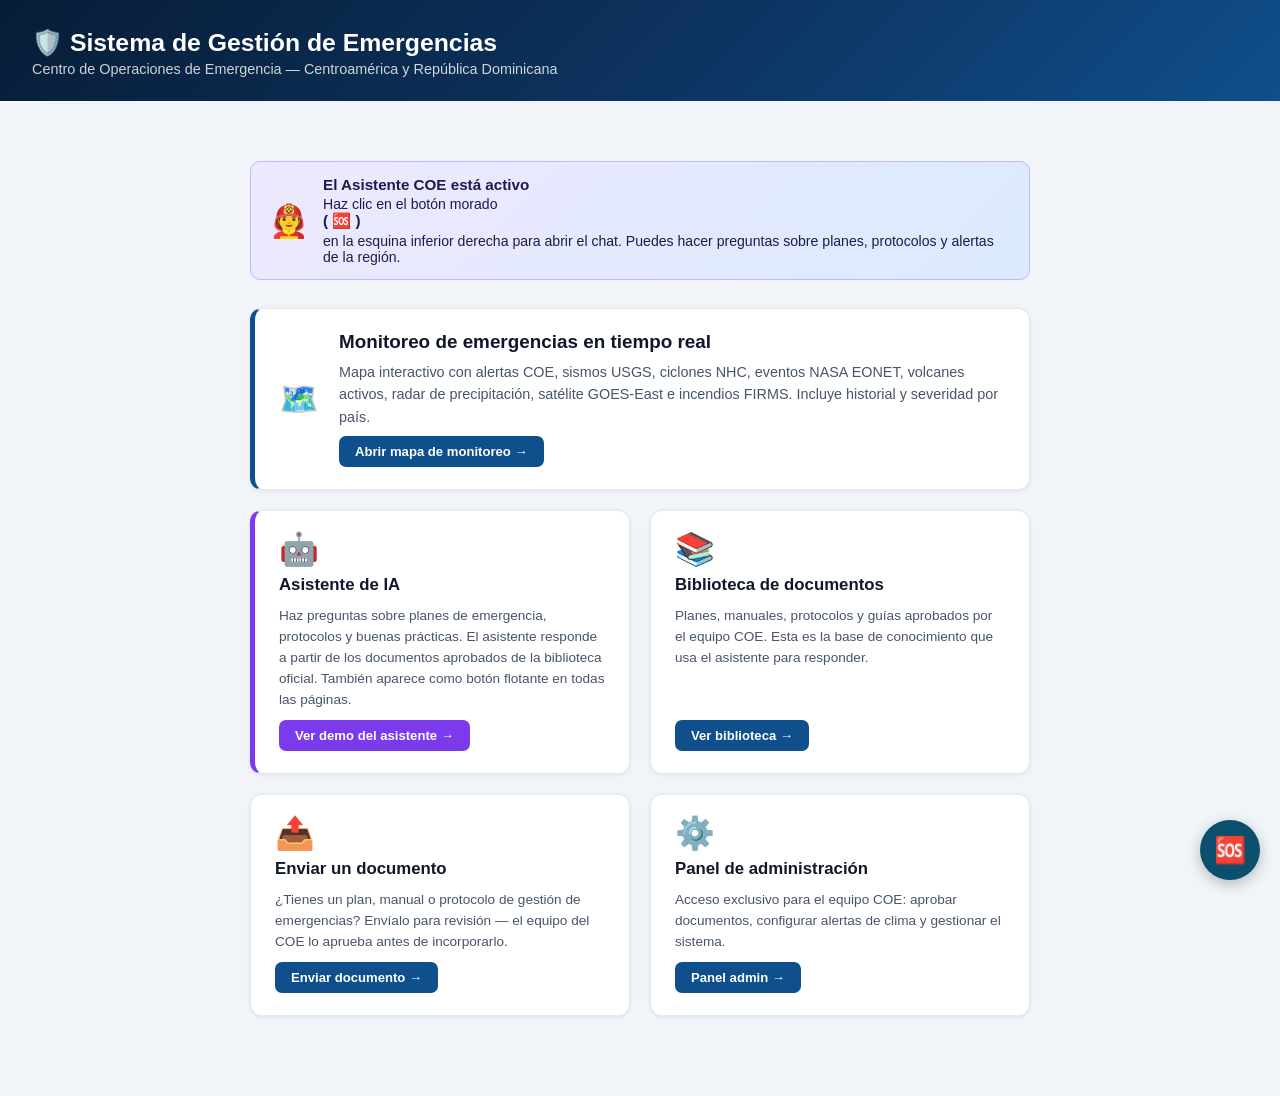
<file: index.html>
<!DOCTYPE html>
<html lang="es">
<head>
  <meta charset="UTF-8" />
  <meta name="viewport" content="width=device-width, initial-scale=1.0" />
  <title>Asistente de Gestión de Emergencias — COE Centroamérica</title>
  <link rel="stylesheet" href="widget/widget.css" />
  <style>
    *, *::before, *::after { box-sizing: border-box; margin: 0; padding: 0; }
    body {
      font-family: -apple-system, "Segoe UI", Roboto, Helvetica, Arial, sans-serif;
      background: #f1f5f9;
      color: #0f172a;
      font-size: 15px;
    }
    header {
      background: linear-gradient(135deg, #071d36 0%, #0d3461 55%, #0f4f8c 100%);
      color: #fff;
      padding: 28px 32px 24px;
    }
    header h1 { font-size: 1.55rem; font-weight: 700; margin-bottom: 4px; }
    header p  { font-size: 0.9rem; opacity: .8; }
    main { max-width: 820px; margin: 0 auto; padding: 32px 20px 80px; }

    .section-grid { display: grid; grid-template-columns: 1fr 1fr; gap: 20px; margin-top: 28px; }
    @media (max-width: 600px) { .section-grid { grid-template-columns: 1fr; } }

    .card {
      background: #fff;
      border-radius: 12px;
      padding: 22px 24px;
      box-shadow: 0 1px 4px rgba(0,0,0,.08);
      border: 1px solid #e2e8f0;
      display: flex;
      flex-direction: column;
      gap: 10px;
    }
    .card-icon { font-size: 2rem; line-height: 1; }
    .card h2   { font-size: 1.05rem; font-weight: 700; color: #0f172a; }
    .card p    { font-size: 0.85rem; color: #475569; line-height: 1.55; flex: 1; }
    .card a {
      display: inline-block;
      background: #0f4f8c;
      color: #fff;
      text-decoration: none;
      padding: 8px 16px;
      border-radius: 7px;
      font-size: 0.82rem;
      font-weight: 600;
      align-self: flex-start;
      transition: background .15s;
    }
    .card a:hover { background: #0d3461; }

    /* Tarjeta destacada — monitoreo */
    .card.card-featured {
      grid-column: 1 / -1;
      flex-direction: row;
      align-items: center;
      gap: 20px;
      border-left: 5px solid #0f4f8c;
    }
    .card.card-featured .card-body { flex: 1; display: flex; flex-direction: column; gap: 8px; }
    .card.card-featured h2 { font-size: 1.18rem; }
    .card.card-featured p  { font-size: 0.9rem; }

    /* Tarjeta del asistente (chat) */
    .card.card-chat { border-left: 5px solid #7c3aed; }
    .card.card-chat a { background: #7c3aed; }
    .card.card-chat a:hover { background: #5b21b6; }

    .chat-hint {
      background: linear-gradient(135deg, #ede9fe, #dbeafe);
      border: 1px solid #c4b5fd;
      border-radius: 10px;
      padding: 14px 18px;
      margin-top: 28px;
      display: flex;
      align-items: center;
      gap: 14px;
      font-size: 0.88rem;
      color: #1e1b4b;
    }
    .chat-hint .hint-icon { font-size: 2rem; flex-shrink: 0; }
    .chat-hint strong { display: block; font-size: 0.95rem; margin-bottom: 3px; }
  </style>
</head>
<body>
  <header>
    <h1>🛡️ Sistema de Gestión de Emergencias</h1>
    <p>Centro de Operaciones de Emergencia — Centroamérica y República Dominicana</p>
  </header>

  <main>
    <!-- Aviso del asistente -->
    <div class="chat-hint">
      <div class="hint-icon">🧑‍🚒</div>
      <div>
        <strong>El Asistente COE está activo</strong>
        Haz clic en el botón morado <strong>( 🆘 )</strong> en la esquina inferior derecha
        para abrir el chat. Puedes hacer preguntas sobre planes, protocolos y alertas de la región.
      </div>
    </div>

    <div class="section-grid">
      <!-- Monitoreo destacado -->
      <div class="card card-featured">
        <div class="card-icon">🗺️</div>
        <div class="card-body">
          <h2>Monitoreo de emergencias en tiempo real</h2>
          <p>
            Mapa interactivo con alertas COE, sismos USGS, ciclones NHC, eventos NASA EONET,
            volcanes activos, radar de precipitación, satélite GOES-East e incendios FIRMS.
            Incluye historial y severidad por país.
          </p>
          <a href="monitoreo/index.html">Abrir mapa de monitoreo →</a>
        </div>
      </div>

      <!-- Chat / asistente -->
      <div class="card card-chat">
        <div class="card-icon">🤖</div>
        <h2>Asistente de IA</h2>
        <p>
          Haz preguntas sobre planes de emergencia, protocolos y buenas prácticas.
          El asistente responde a partir de los documentos aprobados de la biblioteca oficial.
          También aparece como botón flotante en todas las páginas.
        </p>
        <a href="widget/index.html">Ver demo del asistente →</a>
      </div>

      <!-- Biblioteca -->
      <div class="card">
        <div class="card-icon">📚</div>
        <h2>Biblioteca de documentos</h2>
        <p>
          Planes, manuales, protocolos y guías aprobados por el equipo COE.
          Esta es la base de conocimiento que usa el asistente para responder.
        </p>
        <a href="biblioteca/index.html">Ver biblioteca →</a>
      </div>

      <!-- Enviar documento -->
      <div class="card">
        <div class="card-icon">📤</div>
        <h2>Enviar un documento</h2>
        <p>
          ¿Tienes un plan, manual o protocolo de gestión de emergencias?
          Envíalo para revisión — el equipo del COE lo aprueba antes de incorporarlo.
        </p>
        <a href="enviar/index.html">Enviar documento →</a>
      </div>

      <!-- Admin -->
      <div class="card">
        <div class="card-icon">⚙️</div>
        <h2>Panel de administración</h2>
        <p>
          Acceso exclusivo para el equipo COE: aprobar documentos,
          configurar alertas de clima y gestionar el sistema.
        </p>
        <a href="admin/index.html">Panel admin →</a>
      </div>
    </div>
  </main>

  <!-- Widget del asistente (botón flotante) -->
  <script
    src="widget/widget.js"
    data-supabase-url="https://rcoxwprgcwtivgdueqej.supabase.co"
    data-supabase-anon-key="sb_publishable_UhzhuMAd7l9wV2vwOiK0sg_LkM0OAje"
    data-site-key="0669c4ff33c2b16983664f97db0123c7"
    data-title="Asistente de Gestión de Emergencias COE"
  ></script>
</body>
</html>
</file>
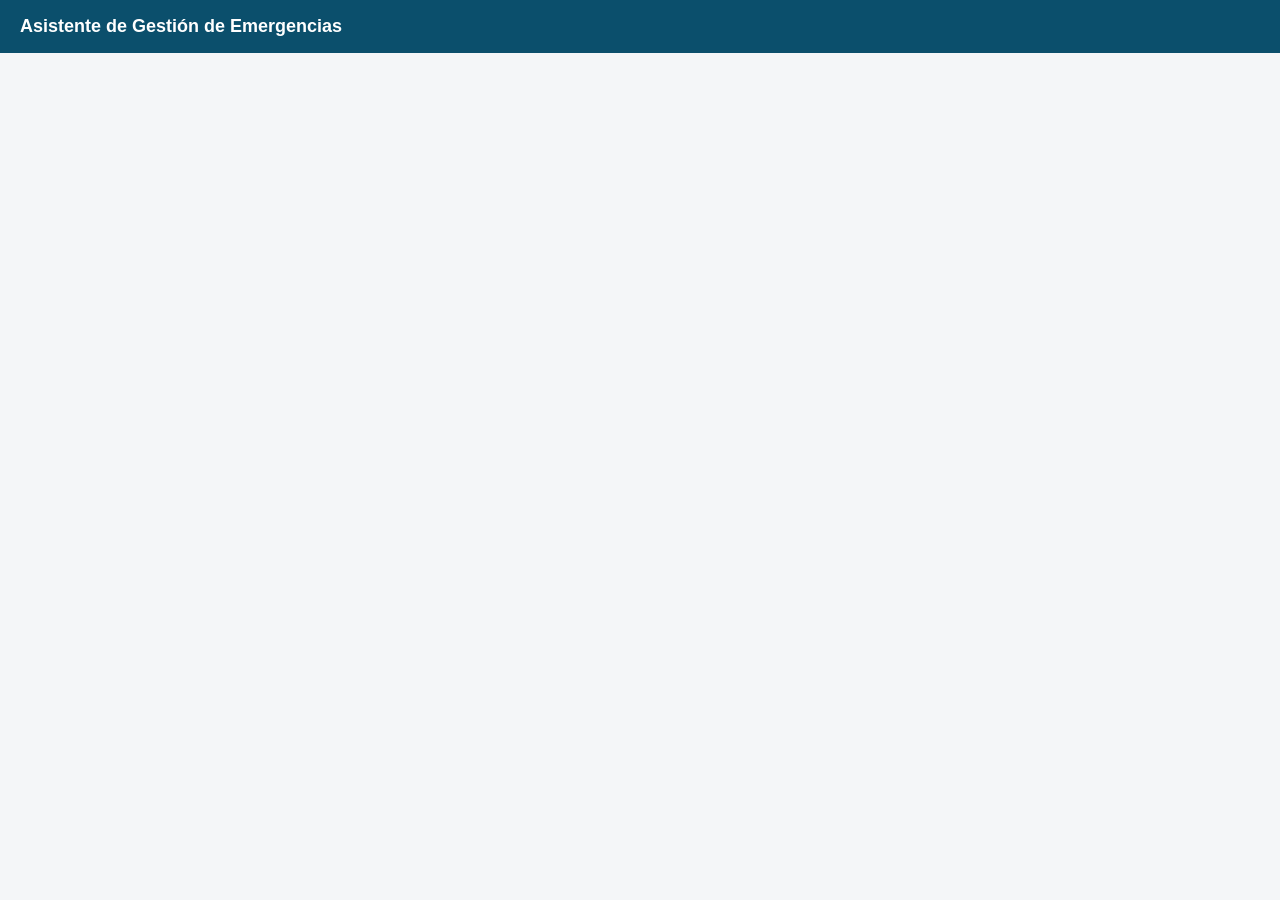
<file: admin/index.html>
<!DOCTYPE html>
<html lang="es">
<head>
  <meta charset="UTF-8" />
  <meta name="viewport" content="width=device-width, initial-scale=1.0" />
  <title>Panel de administración - Asistente de Gestión de Emergencias</title>
  <link rel="stylesheet" href="admin.css" />
</head>
<body>
  <header>
    <h1>Asistente de Gestión de Emergencias</h1>
    <button id="logout-btn" class="hidden">Cerrar sesión</button>
  </header>

  <main>
    <!-- Inicio de sesión -->
    <section id="login-section" class="card hidden">
      <h2>Iniciar sesión</h2>
      <form id="login-form">
        <label>Correo <input type="email" id="login-email" required /></label>
        <label>Contraseña <input type="password" id="login-password" required /></label>
        <button type="submit">Entrar</button>
      </form>
      <p id="login-error" class="error hidden"></p>
    </section>

    <!-- Aplicación principal -->
    <section id="app-section" class="hidden">
      <nav id="tabs">
        <button type="button" data-tab="documentos" class="tab active">Documentos</button>
        <button type="button" data-tab="bandeja" class="tab">Bandeja de entrada</button>
        <button type="button" data-tab="clima" class="tab">Clima</button>
        <button type="button" data-tab="alertas" class="tab">Alertas</button>
        <button type="button" data-tab="sitios" class="tab">Sitios / Embed</button>
      </nav>

      <!-- Documentos -->
      <div id="tab-documentos" class="tab-panel active">
        <div class="card">
          <h2>Subir documento (PDF, Word o Excel)</h2>
          <p>El archivo se indexa para el asistente y se guarda para que otros puedan descargarlo.</p>
          <div class="fields">
            <label>País de procedencia
              <select id="doc-country-origin"></select>
            </label>
            <label>País al que aplica
              <select id="doc-country-applicable"></select>
            </label>
            <label>Título del documento (opcional, si no se indica se usa el nombre del archivo)
              <input type="text" id="doc-title" placeholder="Ej: Plan Nacional de Gestión de Riesgos 2024" />
            </label>
            <label>Fecha de publicación (opcional)
              <input type="date" id="doc-pub-date" />
            </label>
            <label>Instituciones autoras/colaboradoras (opcional)
              <input type="text" id="doc-institutions" placeholder="Ej: SINAPROC, Cruz Roja, CEPREDENAC" />
            </label>
            <div class="fields-row">
              <label>Vigencia desde (año)
                <input type="number" id="doc-validity-start" min="1990" max="2100" placeholder="Ej: 2022" />
              </label>
              <label>Vigencia hasta (año)
                <input type="number" id="doc-validity-end" min="1990" max="2100" placeholder="Ej: 2030" />
              </label>
            </div>
            <label>Sección del ciclo DRM (puede marcar varias)</label>
            <div id="doc-phases" class="phases-group"></div>
            <label>Descripción breve (opcional)
              <textarea id="doc-description" rows="2" placeholder="Ej: Plan nacional de respuesta a inundaciones, edición 2024"></textarea>
            </label>
          </div>
          <label>Archivo (PDF, DOCX o XLSX)
            <input type="file" id="file-input" accept=".pdf,.docx,.xlsx,.xls" />
          </label>
          <button type="button" id="upload-btn" class="hidden">Subir e indexar</button>
          <p id="upload-status"></p>
        </div>

        <div class="card">
          <h2>Agregar texto libre o notas</h2>
          <p>
            Para agregar apuntes, resúmenes, contenido copiado de una página web u otra
            información que quieras que el asistente conozca, sin necesidad de subir un archivo.
          </p>
          <form id="text-form">
            <label>Título o nombre de la fuente
              <input type="text" id="text-title" placeholder="Ej: Notas internas de coordinación, sitio web SINAPROC…" required />
            </label>
            <label>Contenido
              <textarea id="text-content" rows="6" placeholder="Pega aquí el texto..." required></textarea>
            </label>
            <button type="submit">Agregar al asistente</button>
          </form>
        </div>

        <div class="card">
          <h2>Documentos indexados</h2>
          <table id="documents-table">
            <thead>
              <tr><th>Título / Archivo</th><th>País</th><th>Aprobación</th><th>Estado</th><th>Fecha</th><th>Acciones</th></tr>
            </thead>
            <tbody></tbody>
          </table>
        </div>
      </div>

      <!-- Bandeja de entrada -->
      <div id="tab-bandeja" class="tab-panel">
        <div class="card">
          <h2>Documentos pendientes de revisión</h2>
          <p>
            Documentos enviados por el público desde la página
            <a href="../enviar/index.html" target="_blank">Enviar un documento</a>. Apruébalos para
            que el asistente los use al responder y generar recomendaciones, o recházalos para
            eliminarlos por completo. En ambos casos, si quien lo envió dejó su correo, recibirá
            una notificación automática.
          </p>
          <p id="inbox-status" class="hint"></p>
          <div id="inbox-list"></div>
        </div>
      </div>

      <!-- Clima -->
      <div id="tab-clima" class="tab-panel">
        <div class="card">
          <h2>Ubicaciones monitoreadas</h2>
          <p>
            El monitoreo de clima corre cada 15 minutos (GitHub Actions) y compara el pronóstico
            de varios modelos meteorológicos contra estos umbrales.
          </p>
          <table id="weather-table">
            <thead>
              <tr>
                <th>Ubicación</th><th>País</th><th>Lat</th><th>Lon</th>
                <th>Lluvia (mm/h)</th><th>Viento (km/h)</th>
                <th>Activo</th><th>Acciones</th>
              </tr>
            </thead>
            <tbody></tbody>
          </table>
        </div>

        <div class="card">
          <h2>Agregar ubicación</h2>
          <form id="weather-form">
            <label>Nombre <input type="text" id="w-name" placeholder="Ej: Ciudad de Panamá" required /></label>
            <label>País <select id="w-country"></select></label>
            <label>Latitud <input type="number" step="any" id="w-lat" required /></label>
            <label>Longitud <input type="number" step="any" id="w-lon" required /></label>
            <label>Umbral lluvia (mm/h) <input type="number" step="any" id="w-rain" value="10" required /></label>
            <label>Umbral viento (km/h) <input type="number" step="any" id="w-wind" value="50" required /></label>
            <button type="submit">Agregar</button>
          </form>
        </div>
      </div>

      <!-- Alertas -->
      <div id="tab-alertas" class="tab-panel">
        <div class="card">
          <h2>Historial de alertas</h2>
          <p><a href="../monitoreo/index.html" target="_blank">🗺 Ver mapa de monitoreo →</a></p>
          <table id="alerts-table">
            <thead>
              <tr><th>Fecha</th><th>País</th><th>Tipo</th><th>Severidad</th><th>Título</th><th>Mensaje</th></tr>
            </thead>
            <tbody></tbody>
          </table>
        </div>
      </div>

      <!-- Sitios / Embed -->
      <div id="tab-sitios" class="tab-panel">
        <div class="card">
          <h2>URL pública de widget.js</h2>
          <p>
            La dirección donde quedará publicado <code>widget.js</code> una vez despliegues la
            carpeta <code>widget/</code> en Cloudflare Pages (ver
            <a href="../docs/SETUP.md" target="_blank">docs/SETUP.md</a>). Se usa para generar el
            snippet de cada sitio.
          </p>
          <form id="widget-url-form">
            <label>URL de widget.js
              <input type="url" id="widget-url-input" placeholder="https://tu-proyecto.pages.dev/widget.js" />
            </label>
            <button type="submit">Guardar</button>
          </form>
        </div>

        <div class="card">
          <h2>Sitios autorizados</h2>
          <p>Cada sitio donde insertes el widget debe tener su propia clave (<code>site_key</code>).</p>
          <table id="sites-table">
            <thead><tr><th>Nombre</th><th>Origen permitido</th><th>País</th><th>Snippet</th></tr></thead>
            <tbody></tbody>
          </table>
        </div>

        <div class="card">
          <h2>Crear nuevo sitio</h2>
          <form id="site-form">
            <label>Nombre <input type="text" id="s-name" placeholder="Ej: Sitio web del COE" required /></label>
            <label>
              Origen permitido (opcional)
              <input type="text" id="s-origin" placeholder="https://misitio.gob.pa o * para cualquiera" value="*" />
            </label>
            <label>País del sitio (opcional)
              <select id="s-country"></select>
            </label>
            <p class="hint">
              El país define qué documentos prioriza el asistente y las recomendaciones para este
              sitio.
            </p>
            <button type="submit">Crear</button>
          </form>
        </div>
      </div>
    </section>
  </main>

  <!-- Modal de edición de metadatos de documento -->
  <dialog id="edit-modal">
    <form id="edit-form">
      <h2>Editar documento</h2>

      <label>Título del documento
        <input type="text" id="edit-title" placeholder="Nombre visible en la biblioteca" />
      </label>
      <label>Fecha de publicación
        <input type="date" id="edit-pub-date" />
      </label>
      <label>Instituciones autoras / colaboradoras
        <textarea id="edit-institutions" rows="2" placeholder="Ej: SINAPROC, Cruz Roja, CEPREDENAC"></textarea>
      </label>
      <div class="fields-row">
        <label>Vigencia desde (año)
          <input type="number" id="edit-validity-start" min="1990" max="2100" placeholder="Ej: 2022" />
        </label>
        <label>Vigencia hasta (año)
          <input type="number" id="edit-validity-end" min="1990" max="2100" placeholder="Ej: 2030" />
        </label>
      </div>
      <label>Sección del ciclo DRM</label>
      <div id="edit-phases" class="phases-group"></div>
      <label>País de procedencia
        <select id="edit-country-origin"></select>
      </label>
      <label>País al que aplica
        <select id="edit-country-applicable"></select>
      </label>
      <label>Descripción breve
        <textarea id="edit-description" rows="2"></textarea>
      </label>

      <div class="card" id="edit-file-section">
        <h3>Archivo descargable</h3>
        <p id="edit-file-status" class="hint"></p>
        <label>Adjuntar / reemplazar archivo
          <input type="file" id="edit-file-input" accept=".pdf,.docx,.xlsx,.xls" />
        </label>
        <p id="edit-file-upload-status" class="hint"></p>
      </div>

      <div class="row-actions">
        <button type="submit" id="edit-save-btn">Guardar cambios</button>
        <button type="button" id="edit-cancel-btn" class="secondary">Cancelar</button>
      </div>
      <p id="edit-status" class="hint"></p>
    </form>
  </dialog>

  <script type="module" src="admin.js"></script>
</body>
</html>
</file>
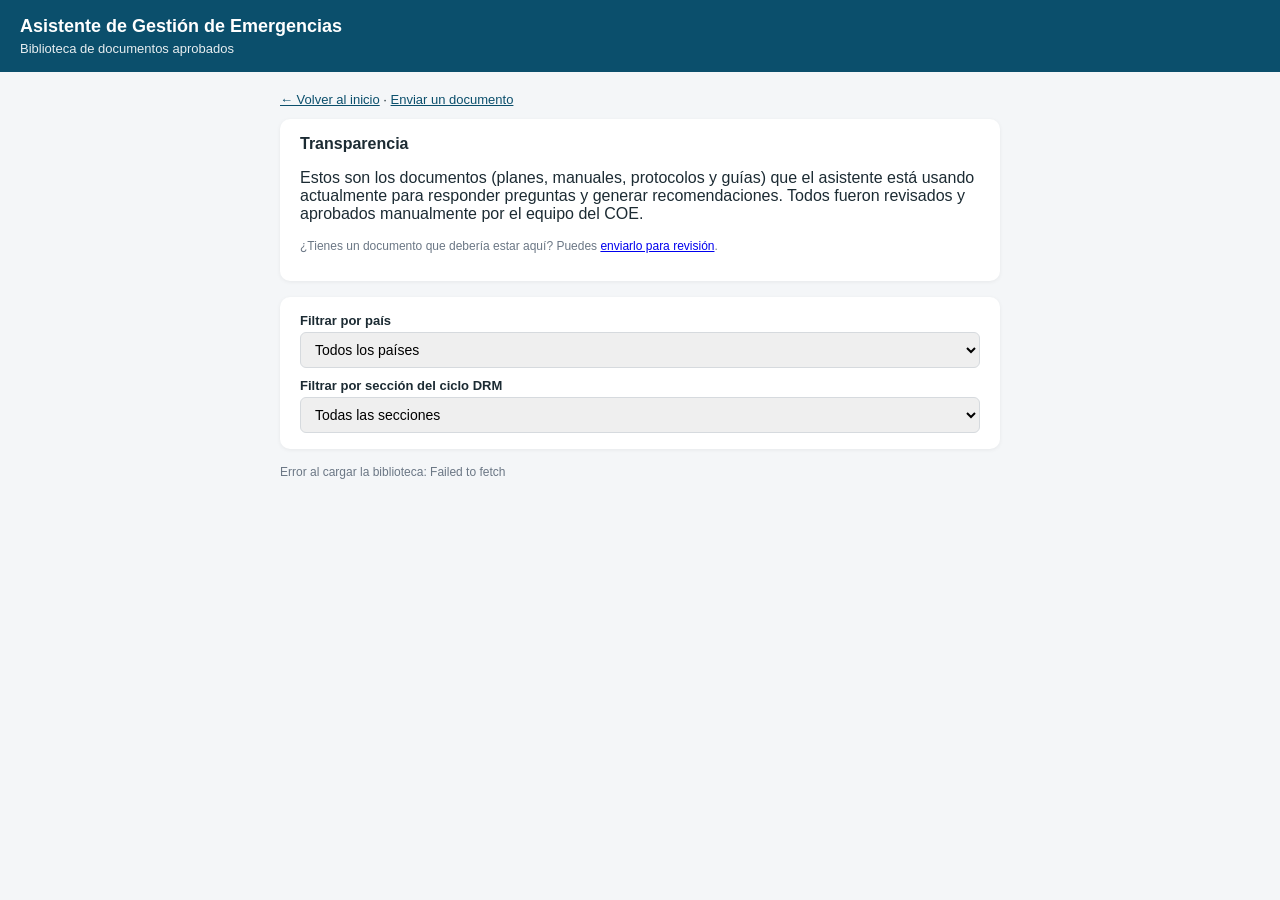
<file: biblioteca/index.html>
<!DOCTYPE html>
<html lang="es">
<head>
  <meta charset="UTF-8" />
  <meta name="viewport" content="width=device-width, initial-scale=1.0" />
  <title>Biblioteca de documentos - Asistente de Gestión de Emergencias</title>
  <link rel="stylesheet" href="../shared/public.css" />
  <style>
    .phase-badge {
      display: inline-block;
      padding: 2px 8px;
      border-radius: 999px;
      font-size: 11px;
      font-weight: 700;
      color: #fff;
      margin: 2px;
    }
    .doc-download-btn {
      display: inline-block;
      margin-top: 8px;
      padding: 6px 14px;
      background: #0b4f6c;
      color: #fff;
      border: none;
      border-radius: 6px;
      font-size: 13px;
      cursor: pointer;
      text-decoration: none;
    }
    .doc-download-btn:hover { background: #0d6986; }
    .vigencia-badge {
      font-size: 12px;
      color: #555;
    }
    .filter-label-gap {
      margin-top: 10px;
    }
  </style>
</head>
<body>
  <header>
    <h1>Asistente de Gestión de Emergencias</h1>
    <p>Biblioteca de documentos aprobados</p>
  </header>

  <main>
    <nav class="crumbs"><a href="../index.html">← Volver al inicio</a> · <a href="../enviar/index.html">Enviar un documento</a></nav>

    <div class="card">
      <h2>Transparencia</h2>
      <p>
        Estos son los documentos (planes, manuales, protocolos y guías) que el asistente está
        usando actualmente para responder preguntas y generar recomendaciones. Todos fueron
        revisados y aprobados manualmente por el equipo del COE.
      </p>
      <p class="hint">
        ¿Tienes un documento que debería estar aquí? Puedes
        <a href="../enviar/index.html">enviarlo para revisión</a>.
      </p>
    </div>

    <div class="card">
      <label>
        Filtrar por país
        <select id="country-filter"></select>
      </label>
      <label class="filter-label-gap">
        Filtrar por sección del ciclo DRM
        <select id="phase-filter"></select>
      </label>
    </div>

    <p id="doc-status" class="hint"></p>
    <div id="doc-list"></div>
  </main>

  <script type="module" src="biblioteca.js"></script>
</body>
</html>
</file>
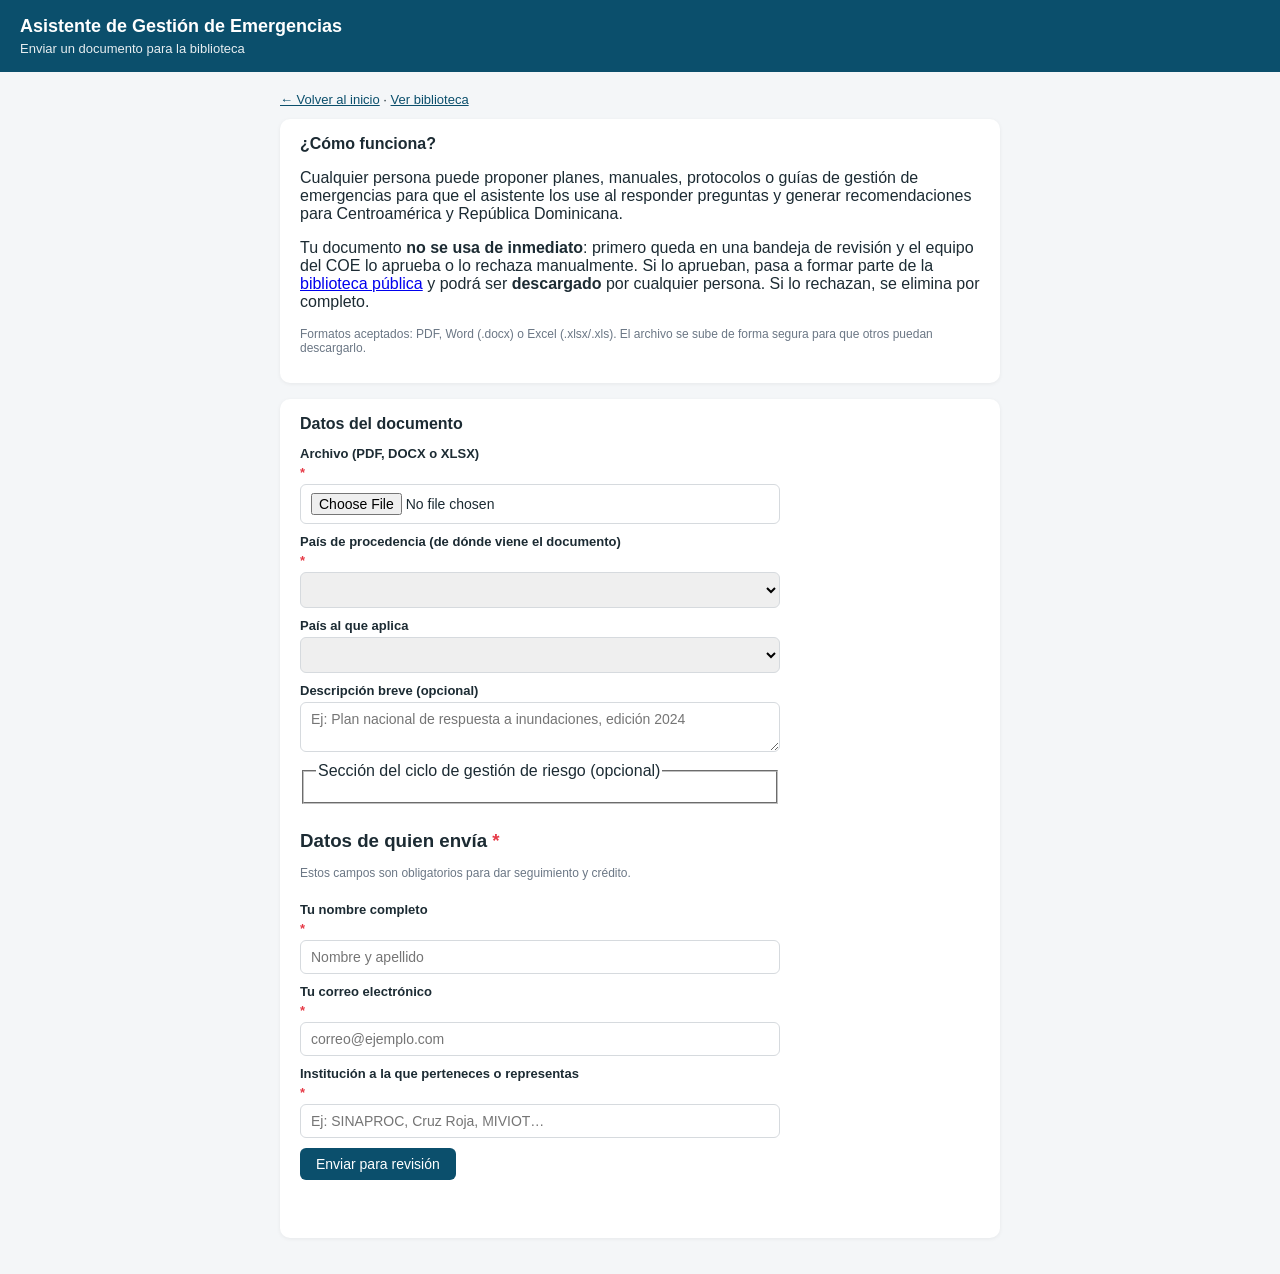
<file: enviar/index.html>
<!DOCTYPE html>
<html lang="es">
<head>
  <meta charset="UTF-8" />
  <meta name="viewport" content="width=device-width, initial-scale=1.0" />
  <title>Enviar un documento - Asistente de Gestión de Emergencias</title>
  <link rel="stylesheet" href="../shared/public.css" />
  <style>
    .phases-group { display: flex; flex-wrap: wrap; gap: 8px; margin-top: 6px; }
    .phase-check-label { display: flex; align-items: center; gap: 4px; font-weight: normal;
      background: #f4f6f8; border: 1px solid #d6dade; border-radius: 6px;
      padding: 4px 10px; cursor: pointer; }
    .phase-check-label:hover { background: #e6e9ec; }
    .phase-other-input { margin-left: 8px; border: 1px solid #d6dade; border-radius: 6px;
      padding: 4px 8px; font-size: 13px; }
    .required-star { color: #e63946; }
    .submitter-heading { margin-top: 16px; margin-bottom: 4px; }
    .submitter-hint { margin-top: 0; }
  </style>
</head>
<body>
  <header>
    <h1>Asistente de Gestión de Emergencias</h1>
    <p>Enviar un documento para la biblioteca</p>
  </header>

  <main>
    <nav class="crumbs"><a href="../index.html">← Volver al inicio</a> · <a href="../biblioteca/index.html">Ver biblioteca</a></nav>

    <div class="card">
      <h2>¿Cómo funciona?</h2>
      <p>
        Cualquier persona puede proponer planes, manuales, protocolos o guías de gestión de
        emergencias para que el asistente los use al responder preguntas y generar
        recomendaciones para Centroamérica y República Dominicana.
      </p>
      <p>
        Tu documento <strong>no se usa de inmediato</strong>: primero queda en una bandeja de
        revisión y el equipo del COE lo aprueba o lo rechaza manualmente. Si lo aprueban,
        pasa a formar parte de la <a href="../biblioteca/index.html">biblioteca pública</a>
        y podrá ser <strong>descargado</strong> por cualquier persona. Si lo rechazan,
        se elimina por completo.
      </p>
      <p class="hint">
        Formatos aceptados: PDF, Word (.docx) o Excel (.xlsx/.xls). El archivo se sube
        de forma segura para que otros puedan descargarlo.
      </p>
    </div>

    <div class="card">
      <h2>Datos del documento</h2>
      <form id="submit-form">
        <label>
          Archivo (PDF, DOCX o XLSX) <span class="required-star">*</span>
          <input type="file" id="f-file" accept=".pdf,.docx,.xlsx,.xls" required />
        </label>

        <label>
          País de procedencia (de dónde viene el documento) <span class="required-star">*</span>
          <select id="f-country-origin" required></select>
        </label>

        <label>
          País al que aplica
          <select id="f-country-applicable"></select>
        </label>

        <label>
          Descripción breve (opcional)
          <textarea id="f-description" rows="2" placeholder="Ej: Plan nacional de respuesta a inundaciones, edición 2024"></textarea>
        </label>

        <fieldset>
          <legend>Sección del ciclo de gestión de riesgo (opcional)</legend>
          <div id="f-phases" class="phases-group"></div>
        </fieldset>

        <h3 class="submitter-heading">Datos de quien envía <span class="required-star">*</span></h3>
        <p class="hint submitter-hint">Estos campos son obligatorios para dar seguimiento y crédito.</p>

        <label>
          Tu nombre completo <span class="required-star">*</span>
          <input type="text" id="f-name" placeholder="Nombre y apellido" required />
        </label>

        <label>
          Tu correo electrónico <span class="required-star">*</span>
          <input type="email" id="f-email" placeholder="correo@ejemplo.com" required />
        </label>

        <label>
          Institución a la que perteneces o representas <span class="required-star">*</span>
          <input type="text" id="f-institution" placeholder="Ej: SINAPROC, Cruz Roja, MIVIOT…" required />
        </label>

        <button type="submit" id="submit-btn">Enviar para revisión</button>
        <p id="submit-status"></p>
      </form>
    </div>
  </main>

  <script type="module" src="enviar.js"></script>
</body>
</html>
</file>
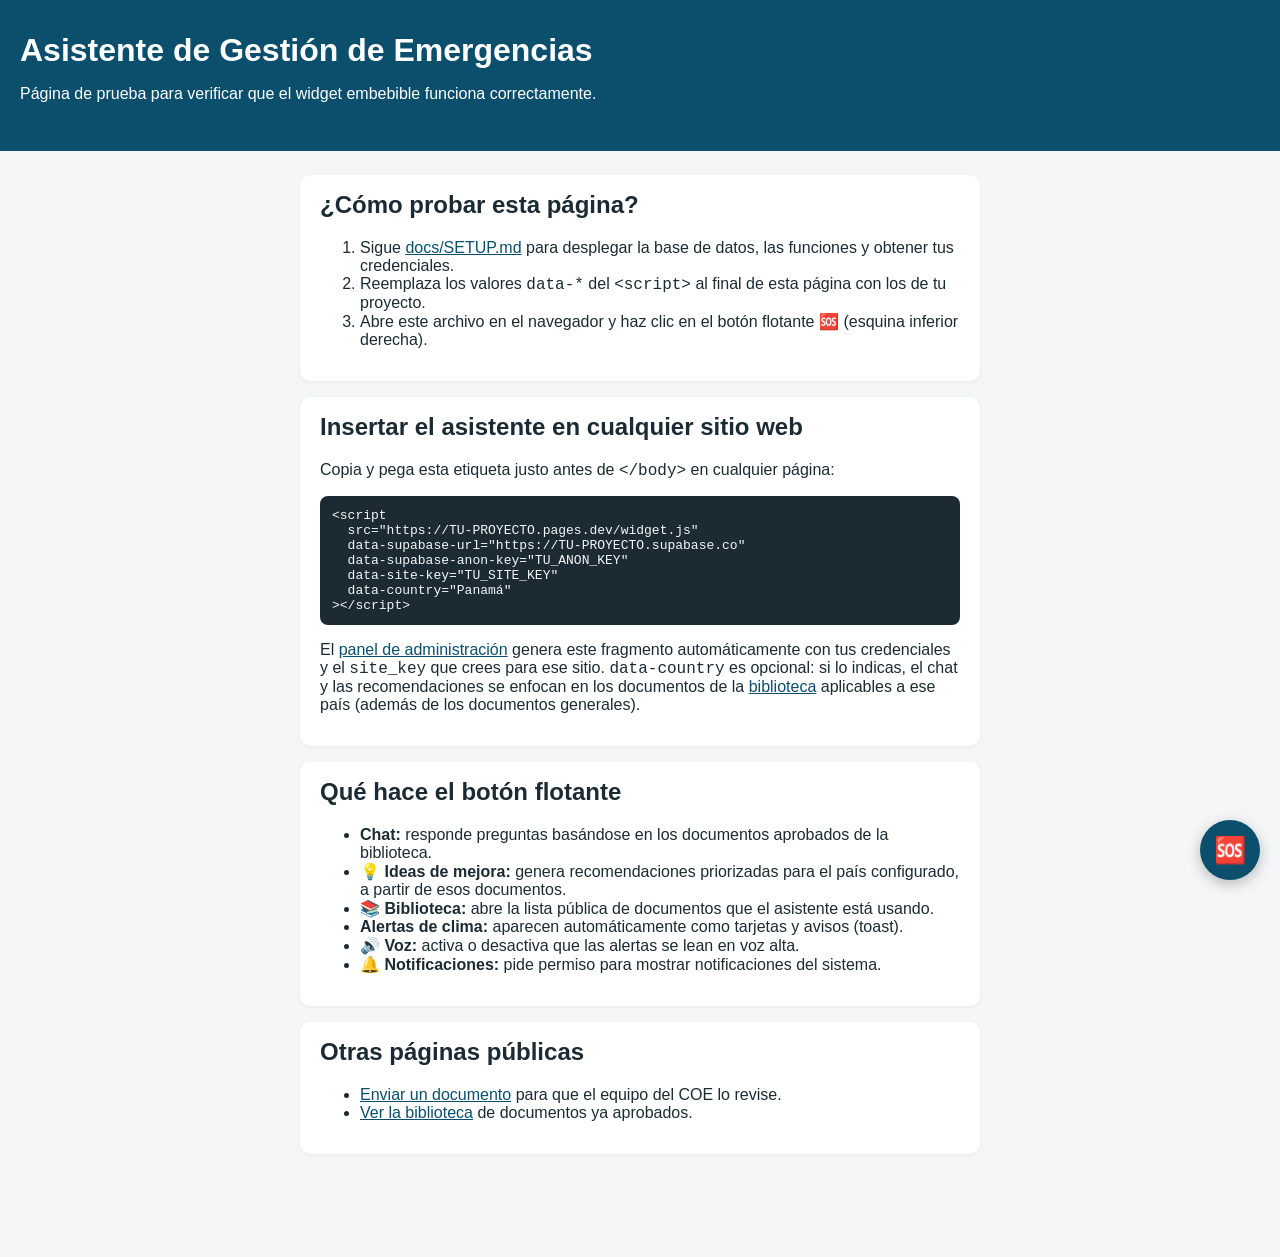
<file: widget/index.html>
<!DOCTYPE html>
<html lang="es">
<head>
  <meta charset="UTF-8" />
  <meta name="viewport" content="width=device-width, initial-scale=1.0" />
  <title>Demo - Asistente de Gestión de Emergencias</title>
  <link rel="stylesheet" href="widget.css" />
</head>
<body>
  <header>
    <h1>Asistente de Gestión de Emergencias</h1>
    <p>Página de prueba para verificar que el widget embebible funciona correctamente.</p>
  </header>

  <main>
    <section>
      <h2>¿Cómo probar esta página?</h2>
      <ol>
        <li>Sigue <a href="../docs/SETUP.md">docs/SETUP.md</a> para desplegar la base de datos, las funciones y obtener tus credenciales.</li>
        <li>Reemplaza los valores <code>data-*</code> del <code>&lt;script&gt;</code> al final de esta página con los de tu proyecto.</li>
        <li>Abre este archivo en el navegador y haz clic en el botón flotante 🆘 (esquina inferior derecha).</li>
      </ol>
    </section>

    <section>
      <h2>Insertar el asistente en cualquier sitio web</h2>
      <p>Copia y pega esta etiqueta justo antes de <code>&lt;/body&gt;</code> en cualquier página:</p>
      <pre><code>&lt;script
  src="https://TU-PROYECTO.pages.dev/widget.js"
  data-supabase-url="https://TU-PROYECTO.supabase.co"
  data-supabase-anon-key="TU_ANON_KEY"
  data-site-key="TU_SITE_KEY"
  data-country="Panamá"
&gt;&lt;/script&gt;</code></pre>
      <p>
        El <a href="../admin/index.html">panel de administración</a> genera este fragmento
        automáticamente con tus credenciales y el <code>site_key</code> que crees para ese sitio.
        <code>data-country</code> es opcional: si lo indicas, el chat y las recomendaciones se
        enfocan en los documentos de la <a href="../biblioteca/index.html">biblioteca</a>
        aplicables a ese país (además de los documentos generales).
      </p>
    </section>

    <section>
      <h2>Qué hace el botón flotante</h2>
      <ul>
        <li><strong>Chat:</strong> responde preguntas basándose en los documentos aprobados de la biblioteca.</li>
        <li><strong>💡 Ideas de mejora:</strong> genera recomendaciones priorizadas para el país configurado, a partir de esos documentos.</li>
        <li><strong>📚 Biblioteca:</strong> abre la lista pública de documentos que el asistente está usando.</li>
        <li><strong>Alertas de clima:</strong> aparecen automáticamente como tarjetas y avisos (toast).</li>
        <li><strong>🔊 Voz:</strong> activa o desactiva que las alertas se lean en voz alta.</li>
        <li><strong>🔔 Notificaciones:</strong> pide permiso para mostrar notificaciones del sistema.</li>
      </ul>
    </section>

    <section>
      <h2>Otras páginas públicas</h2>
      <ul>
        <li><a href="../enviar/index.html">Enviar un documento</a> para que el equipo del COE lo revise.</li>
        <li><a href="../biblioteca/index.html">Ver la biblioteca</a> de documentos ya aprobados.</li>
      </ul>
    </section>
  </main>

  <!-- ============================================================
       WIDGET DE PRUEBA
       Credenciales del sitio "Demo / pruebas" de este proyecto.
       ============================================================ -->
  <script
    src="widget.js"
    data-supabase-url="https://rcoxwprgcwtivgdueqej.supabase.co"
    data-supabase-anon-key="sb_publishable_UhzhuMAd7l9wV2vwOiK0sg_LkM0OAje"
    data-site-key="0669c4ff33c2b16983664f97db0123c7"
    data-title="Asistente de Gestión de Emergencias (demo)"
    data-country="Panamá"
  ></script>
</body>
</html>
</file>
<file: widget/widget.css>
/* Estilos de la página de demostración (widget/index.html).
   El widget en sí (widget.js) se dibuja dentro de un Shadow DOM
   con sus propios estilos, por lo que NO depende de este archivo. */

* {
  box-sizing: border-box;
}

body {
  margin: 0;
  font-family: -apple-system, "Segoe UI", Roboto, Helvetica, Arial, sans-serif;
  color: #1c2b33;
  background: #f4f6f8;
}

header {
  background: #0b4f6c;
  color: #fff;
  padding: 32px 20px;
}

header h1 {
  margin: 0 0 8px;
}

main {
  max-width: 720px;
  margin: 0 auto;
  padding: 24px 20px 80px;
}

section {
  background: #fff;
  border-radius: 10px;
  padding: 16px 20px;
  margin-bottom: 16px;
  box-shadow: 0 1px 4px rgba(0, 0, 0, 0.06);
}

h2 {
  margin-top: 0;
}

pre {
  background: #1c2b33;
  color: #f4f6f8;
  padding: 12px;
  border-radius: 8px;
  overflow-x: auto;
  font-size: 13px;
}

code {
  font-family: "SFMono-Regular", Consolas, "Liberation Mono", Menlo, monospace;
}

a {
  color: #0b4f6c;
}
</file>
<file: admin/admin.css>
* {
  box-sizing: border-box;
}

body {
  margin: 0;
  font-family: -apple-system, "Segoe UI", Roboto, Helvetica, Arial, sans-serif;
  color: #1c2b33;
  background: #f4f6f8;
}

header {
  background: #0b4f6c;
  color: #fff;
  padding: 16px 20px;
  display: flex;
  align-items: center;
  justify-content: space-between;
}

header h1 {
  margin: 0;
  font-size: 18px;
}

main {
  max-width: 900px;
  margin: 0 auto;
  padding: 20px;
}

.card {
  background: #fff;
  border-radius: 10px;
  padding: 16px 20px;
  margin-bottom: 16px;
  box-shadow: 0 1px 4px rgba(0, 0, 0, 0.06);
}

.hidden {
  display: none !important;
}

h2 {
  margin-top: 0;
  font-size: 16px;
}

form, .fields {
  display: flex;
  flex-direction: column;
  gap: 10px;
  max-width: 480px;
}

label {
  display: flex;
  flex-direction: column;
  gap: 4px;
  font-size: 13px;
  font-weight: 600;
}

input, textarea, select {
  font-family: inherit;
  font-size: 14px;
  padding: 8px 10px;
  border: 1px solid #d6dade;
  border-radius: 6px;
}

button {
  align-self: flex-start;
  background: #0b4f6c;
  color: #fff;
  border: none;
  border-radius: 6px;
  padding: 8px 16px;
  font-size: 14px;
  cursor: pointer;
}

button:hover {
  background: #0d6986;
}

button.secondary {
  background: #6b7785;
}

.error {
  color: #e63946;
  font-size: 13px;
}

.hint {
  font-size: 12px;
  color: #6b7785;
}

table {
  width: 100%;
  border-collapse: collapse;
  font-size: 13px;
}

th, td {
  text-align: left;
  padding: 6px 8px;
  border-bottom: 1px solid #e6e9ec;
  vertical-align: top;
}

th {
  color: #555;
  font-weight: 600;
}

#tabs {
  display: flex;
  gap: 6px;
  margin-bottom: 16px;
  flex-wrap: wrap;
}

#tabs .tab {
  background: #e6e9ec;
  color: #1c2b33;
  border-radius: 6px 6px 0 0;
}

#tabs .tab.active {
  background: #0b4f6c;
  color: #fff;
}

.tab-panel {
  display: none;
}

.tab-panel.active {
  display: block;
}

.badge {
  display: inline-block;
  padding: 2px 8px;
  border-radius: 999px;
  font-size: 11px;
  font-weight: 700;
  color: #fff;
}

.badge-pending { background: #999; }
.badge-indexed { background: #2a9d8f; }
.badge-error { background: #e63946; }

.badge-info { background: #4a90d9; }
.badge-bajo { background: #f4c542; color: #333; }
.badge-medio { background: #f28c28; }
.badge-alto { background: #e63946; }

.snippet-box {
  font-family: "SFMono-Regular", Consolas, "Liberation Mono", Menlo, monospace;
  font-size: 11px;
  background: #1c2b33;
  color: #f4f6f8;
  padding: 8px;
  border-radius: 6px;
  white-space: pre-wrap;
  word-break: break-all;
  max-width: 360px;
}

.row-actions button {
  font-size: 12px;
  padding: 4px 8px;
}

.doc-meta {
  font-size: 12px;
  color: #6b7785;
  margin: 6px 0;
  display: flex;
  gap: 8px;
  flex-wrap: wrap;
}

.inbox-item pre {
  white-space: pre-wrap;
  max-height: 240px;
  overflow: auto;
  background: #f4f6f8;
  border-radius: 6px;
  padding: 8px;
  font-size: 12px;
}

.inbox-item .row-actions {
  display: flex;
  gap: 8px;
  margin-top: 8px;
}

.fields-row {
  display: flex;
  gap: 12px;
}
.fields-row label { flex: 1; }

.phases-group {
  display: flex;
  flex-wrap: wrap;
  gap: 6px;
  margin-bottom: 4px;
}
.phase-check-label {
  display: flex;
  align-items: center;
  gap: 4px;
  font-weight: normal;
  background: #f4f6f8;
  border: 1px solid #d6dade;
  border-radius: 6px;
  padding: 4px 10px;
  cursor: pointer;
  font-size: 13px;
}
.phase-check-label:hover { background: #e6e9ec; }
.phase-other-input {
  margin-left: 4px;
  border: 1px solid #d6dade;
  border-radius: 6px;
  padding: 4px 8px;
  font-size: 13px;
}

/* Modal de edición de documentos */
dialog#edit-modal {
  border: none;
  border-radius: 10px;
  box-shadow: 0 8px 30px rgba(0, 0, 0, 0.25);
  padding: 24px;
  max-width: 560px;
  width: 100%;
}
dialog#edit-modal::backdrop {
  background: rgba(0, 0, 0, 0.4);
}
dialog#edit-modal h2 { margin-top: 0; }
dialog#edit-modal h3 { margin-top: 0; font-size: 14px; }
dialog#edit-modal form {
  display: flex;
  flex-direction: column;
  gap: 10px;
  max-width: none;
}
dialog#edit-modal .card {
  margin-bottom: 0;
  padding: 12px 14px;
}
dialog#edit-modal .row-actions {
  display: flex;
  gap: 8px;
  margin-top: 8px;
}
</file>
<file: shared/public.css>
/* Estilos compartidos por las páginas públicas: enviar/ y biblioteca/.
   Mismo look & feel que el panel admin (admin/admin.css). */

* {
  box-sizing: border-box;
}

body {
  margin: 0;
  font-family: -apple-system, "Segoe UI", Roboto, Helvetica, Arial, sans-serif;
  color: #1c2b33;
  background: #f4f6f8;
}

header {
  background: #0b4f6c;
  color: #fff;
  padding: 16px 20px;
}

header h1 {
  margin: 0 0 4px;
  font-size: 18px;
}

header p {
  margin: 0;
  font-size: 13px;
  opacity: 0.9;
}

main {
  max-width: 760px;
  margin: 0 auto;
  padding: 20px;
}

.card {
  background: #fff;
  border-radius: 10px;
  padding: 16px 20px;
  margin-bottom: 16px;
  box-shadow: 0 1px 4px rgba(0, 0, 0, 0.06);
}

.hidden {
  display: none !important;
}

h2 {
  margin-top: 0;
  font-size: 16px;
}

form {
  display: flex;
  flex-direction: column;
  gap: 10px;
  max-width: 480px;
}

label {
  display: flex;
  flex-direction: column;
  gap: 4px;
  font-size: 13px;
  font-weight: 600;
}

input, textarea, select {
  font-family: inherit;
  font-size: 14px;
  padding: 8px 10px;
  border: 1px solid #d6dade;
  border-radius: 6px;
}

button {
  align-self: flex-start;
  background: #0b4f6c;
  color: #fff;
  border: none;
  border-radius: 6px;
  padding: 8px 16px;
  font-size: 14px;
  cursor: pointer;
}

button:hover {
  background: #0d6986;
}

button:disabled {
  opacity: 0.6;
  cursor: default;
}

.error {
  color: #e63946;
  font-size: 13px;
}

.success {
  color: #2a9d8f;
  font-size: 13px;
}

.hint {
  font-size: 12px;
  color: #6b7785;
}

.badge {
  display: inline-block;
  padding: 2px 8px;
  border-radius: 999px;
  font-size: 11px;
  font-weight: 700;
  color: #fff;
  background: #0b4f6c;
}

.doc-list {
  display: flex;
  flex-direction: column;
  gap: 10px;
}

.doc-item {
  border: 1px solid #e6e9ec;
  border-radius: 8px;
  padding: 10px 12px;
}

.doc-item h3 {
  margin: 0 0 4px;
  font-size: 14px;
}

.doc-item p {
  margin: 4px 0 0;
  font-size: 13px;
  color: #444;
}

.doc-meta {
  font-size: 12px;
  color: #6b7785;
  margin-top: 6px;
  display: flex;
  gap: 8px;
  flex-wrap: wrap;
}

.country-group h2 {
  margin-bottom: 8px;
}

nav.crumbs {
  font-size: 13px;
  margin-bottom: 12px;
}

nav.crumbs a {
  color: #0b4f6c;
}
</file>
